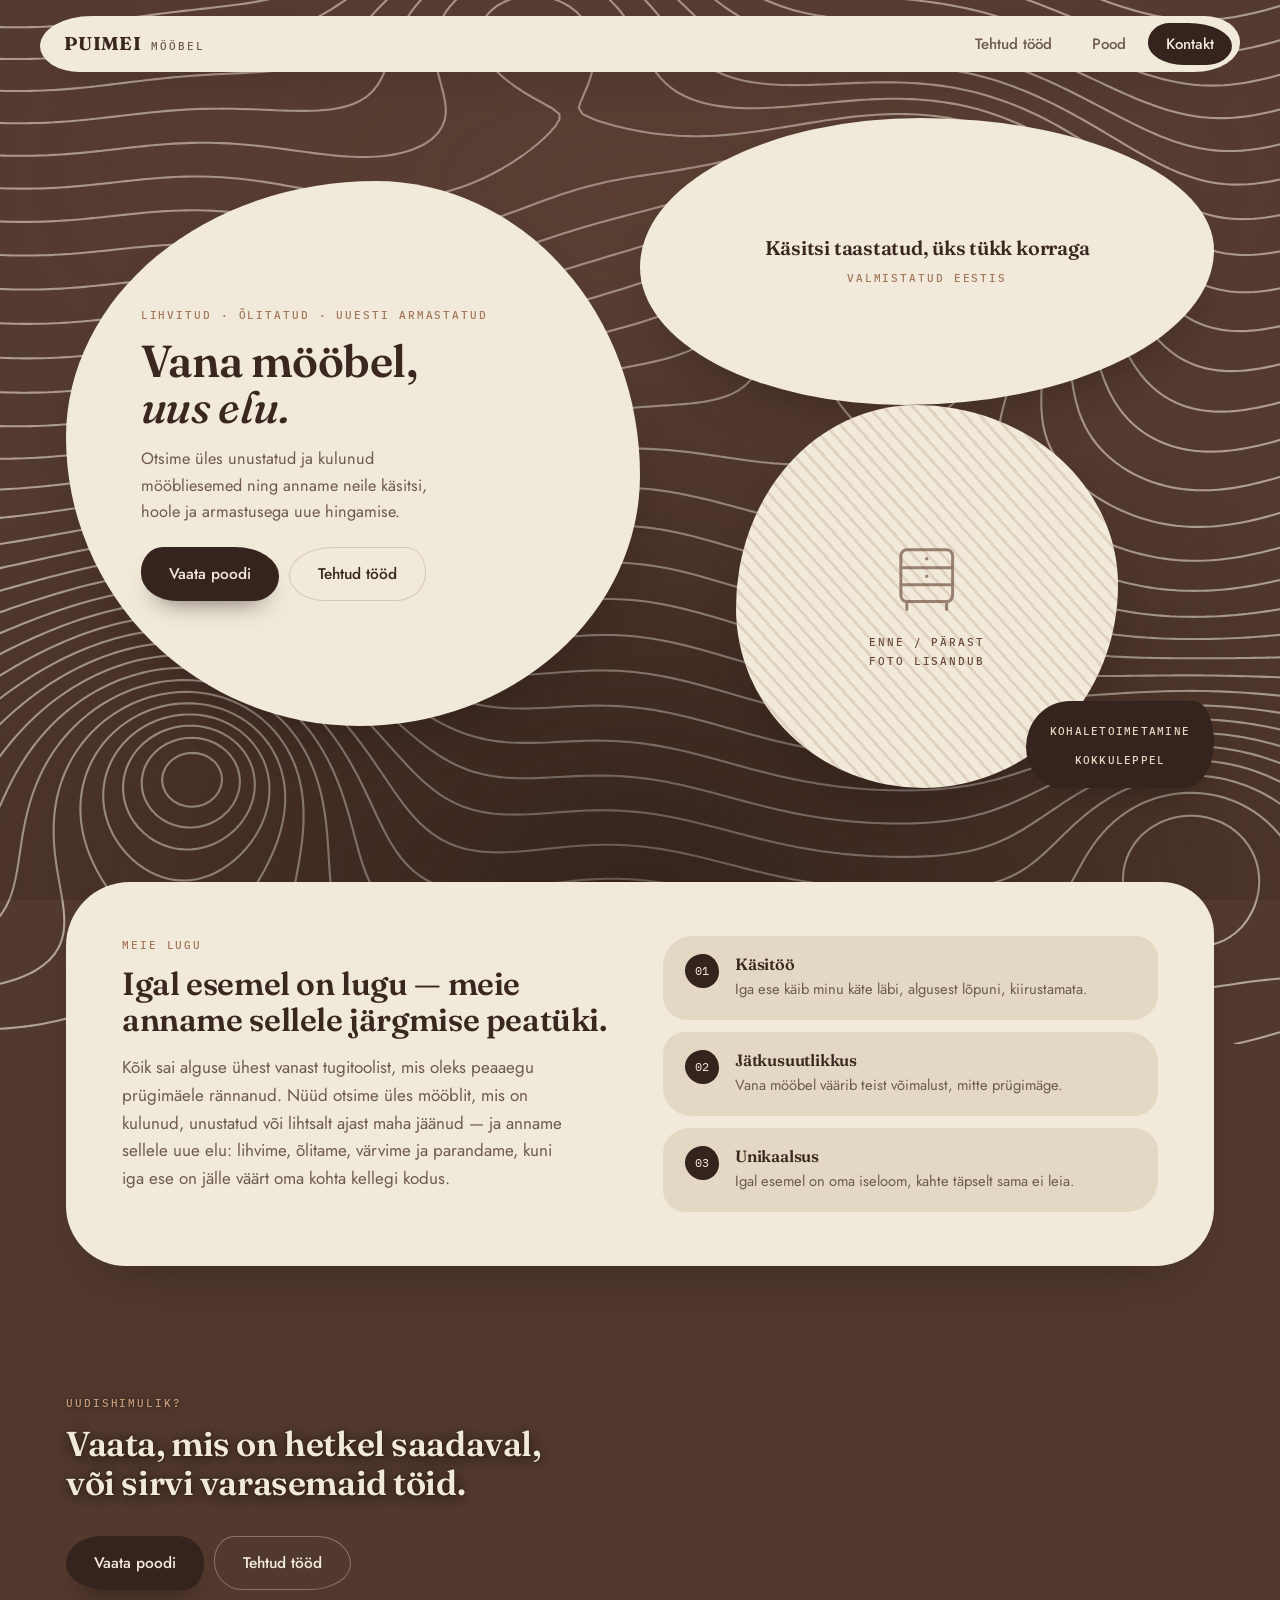
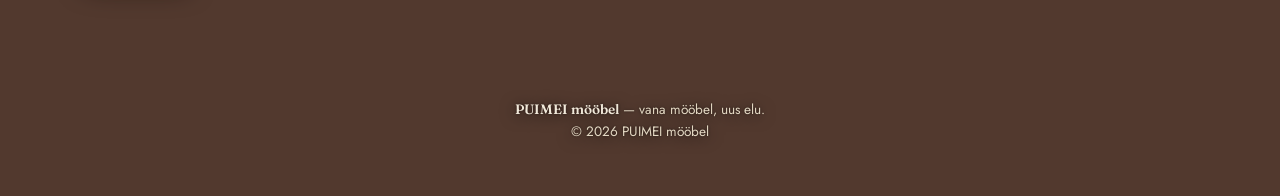
<file: index.html>
<!doctype html>
<html lang="et">
<head>
<meta charset="UTF-8">
<meta name="viewport" content="width=device-width, initial-scale=1.0">
<title>PUIMEI Mööbel</title>
<meta name="description" content="PUIMEI mööbel annab unustatud mööbliesemetele uue elu — käsitsi restaureeritud ja armastusega viimistletud.">
<link rel="preconnect" href="https://fonts.googleapis.com"><link rel="preconnect" href="https://fonts.gstatic.com" crossorigin><link href="https://fonts.googleapis.com/css2?family=Fraunces:ital,opsz,wght@0,9..144,400;0,9..144,600;0,9..144,700;1,9..144,400;1,9..144,600&family=IBM+Plex+Mono:wght@400;500&family=Jost:wght@300;400;500;600&display=swap" rel="stylesheet">
<link rel="stylesheet" href="styles.css">
<link rel="icon" href="data:image/svg+xml,<svg xmlns=%22http://www.w3.org/2000/svg%22 viewBox=%220 0 100 100%22><text y=%22.9em%22 font-size=%2290%22>🪑</text></svg>">
</head>
<body>
<canvas class="wood-bg" aria-hidden="true"></canvas>
<div class="wood-veil" aria-hidden="true"></div>
<div class="page">
<header class="site">
    <div class="nav-pill">
      <a class="wordmark" href="index.html"><b>PUIMEI</b><span class="mono">Mööbel</span></a>
      <nav class="links"><a href="tehtud-tood.html">Tehtud tööd</a><a href="pood.html">Pood</a><a href="kontakt.html" class="nav-cta">Kontakt</a></nav>
    </div>
  </header>
<main>

    <section class="hero">
      <div class="wrap">
        <div class="hero-stage">

          <div class="oval hero-oval reveal">
            <span class="mono">Lihvitud · Õlitatud · Uuesti armastatud</span>
            <h1>Vana mööbel,<br><em>uus elu.</em></h1>
            <p>Otsime üles unustatud ja kulunud mööbliesemed ning anname neile käsitsi,
            hoole ja armastusega uue hingamise.</p>
            <div class="hero-actions">
              <a class="btn blob-2" href="pood.html">Vaata poodi</a>
              <a class="btn btn-ghost blob-5" href="tehtud-tood.html">Tehtud tööd</a>
            </div>
          </div>

          <div class="oval bubble bubble-a reveal">
            <h2>Käsitsi taastatud, üks tükk korraga</h2>
            <span class="mono">Valmistatud Eestis</span>
          </div>

          <div class="oval media-oval reveal">
            <svg viewBox="0 0 100 100" fill="none" stroke="currentColor" stroke-width="3" stroke-linecap="round" stroke-linejoin="round" aria-hidden="true"><rect x="24" y="28" width="52" height="52" rx="6"/><line x1="24" y1="46" x2="76" y2="46"/><line x1="24" y1="63" x2="76" y2="63"/><circle cx="50" cy="37" r="1.7" fill="currentColor" stroke="none"/><circle cx="50" cy="54.5" r="1.7" fill="currentColor" stroke="none"/><line x1="30" y1="80" x2="30" y2="88"/><line x1="70" y1="80" x2="70" y2="88"/></svg>
            <span class="mono">Enne / pärast<br>foto lisandub</span>
          </div>

          <div class="pill-note reveal">
            <span class="mono">Kohaletoimetamine<br>kokkuleppel</span>
          </div>

        </div>
      </div>
    </section>

    <section>
      <div class="wrap">
        <div class="slab story-slab reveal">
          <div class="story-grid">
            <div>
              <span class="kicker mono">Meie lugu</span>
              <h2>Igal esemel on lugu — meie anname sellele järgmise peatüki.</h2>
              <p>Kõik sai alguse ühest vanast tugitoolist, mis oleks peaaegu prügimäele rännanud.
              Nüüd otsime üles mööblit, mis on kulunud, unustatud või lihtsalt ajast maha jäänud — ja
              anname sellele uue elu: lihvime, õlitame, värvime ja parandame, kuni iga ese on jälle
              väärt oma kohta kellegi kodus.</p>
            </div>
            <div class="pillars">
              <div class="pillar"><span class="badge">01</span><div><h3>Käsitöö</h3>
                <p>Iga ese käib minu käte läbi, algusest lõpuni, kiirustamata.</p></div></div>
              <div class="pillar"><span class="badge">02</span><div><h3>Jätkusuutlikkus</h3>
                <p>Vana mööbel väärib teist võimalust, mitte prügimäge.</p></div></div>
              <div class="pillar"><span class="badge">03</span><div><h3>Unikaalsus</h3>
                <p>Igal esemel on oma iseloom, kahte täpselt sama ei leia.</p></div></div>
            </div>
          </div>
        </div>
      </div>
    </section>

    <section>
      <div class="wrap">
        <div class="section-head reveal">
          <span class="kicker mono">Uudishimulik?</span>
          <h2>Vaata, mis on hetkel saadaval, või sirvi varasemaid töid.</h2>
        </div>
        <div class="hero-actions reveal">
          <a class="btn blob-3" href="pood.html">Vaata poodi</a>
          <a class="btn btn-ghost blob-6" style="color:var(--cream); border-color:rgba(241,233,218,.35);"
             href="tehtud-tood.html">Tehtud tööd</a>
        </div>
      </div>
    </section>

</main>
<footer>
    <b>PUIMEI mööbel</b> — vana mööbel, uus elu.<br>
    © 2026 PUIMEI mööbel
  </footer>
</div>
<script src="wood.js"></script>
</body>
</html>
</file>
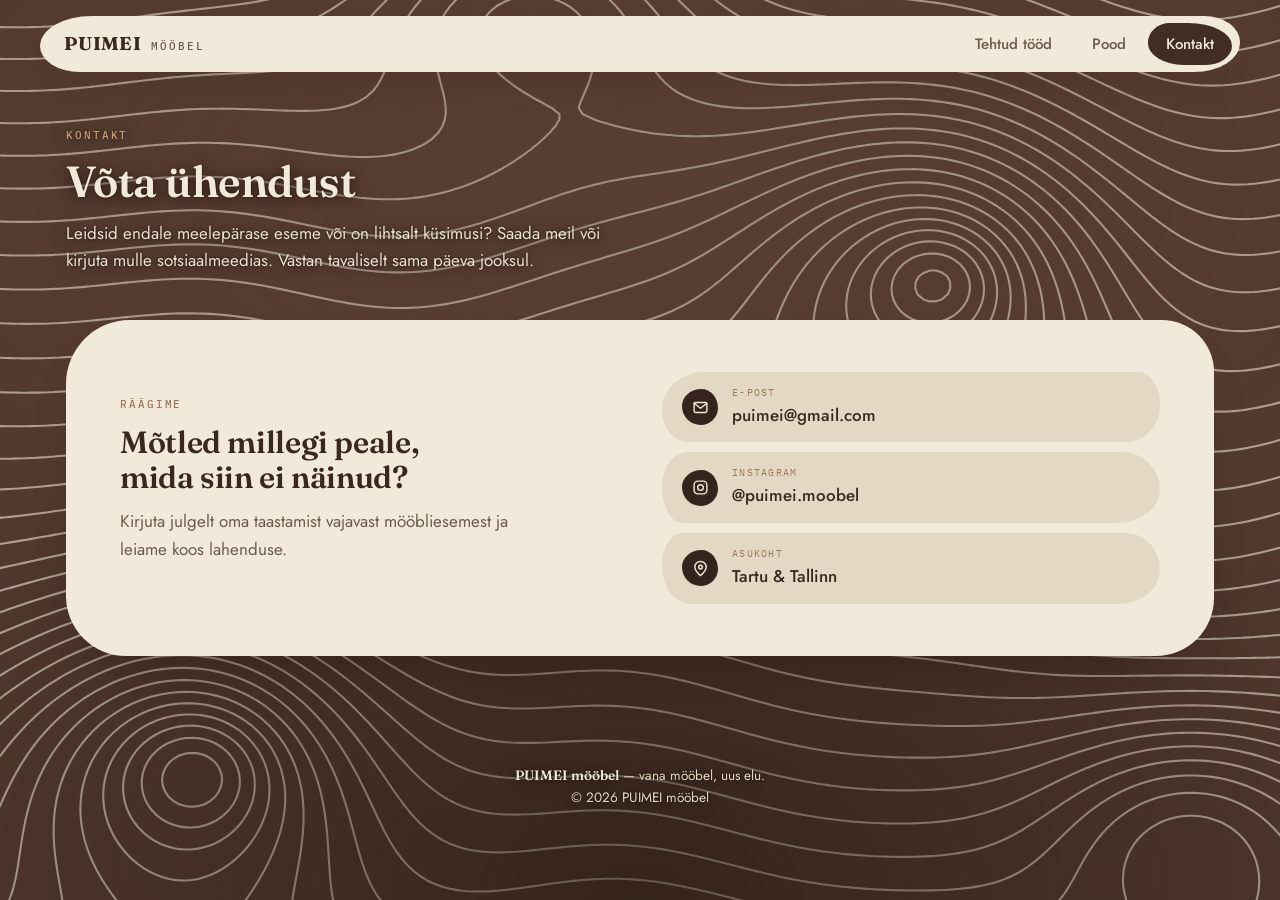
<file: kontakt.html>
<!doctype html>
<html lang="et">
<head>
<meta charset="UTF-8">
<meta name="viewport" content="width=device-width, initial-scale=1.0">
<title>Kontakt — PUIMEI Mööbel</title>
<meta name="description" content="Võta PUIMEI mööbliga ühendust e-posti või sotsiaalmeedia teel.">
<link rel="preconnect" href="https://fonts.googleapis.com"><link rel="preconnect" href="https://fonts.gstatic.com" crossorigin><link href="https://fonts.googleapis.com/css2?family=Fraunces:ital,opsz,wght@0,9..144,400;0,9..144,600;0,9..144,700;1,9..144,400;1,9..144,600&family=IBM+Plex+Mono:wght@400;500&family=Jost:wght@300;400;500;600&display=swap" rel="stylesheet">
<link rel="stylesheet" href="styles.css">
<link rel="icon" href="data:image/svg+xml,<svg xmlns=%22http://www.w3.org/2000/svg%22 viewBox=%220 0 100 100%22><text y=%22.9em%22 font-size=%2290%22>🪑</text></svg>">
</head>
<body>
<canvas class="wood-bg" aria-hidden="true"></canvas>
<div class="wood-veil" aria-hidden="true"></div>
<div class="page">
<header class="site">
    <div class="nav-pill">
      <a class="wordmark" href="index.html"><b>PUIMEI</b><span class="mono">Mööbel</span></a>
      <nav class="links"><a href="tehtud-tood.html">Tehtud tööd</a><a href="pood.html">Pood</a><a href="kontakt.html" class="nav-cta active">Kontakt</a></nav>
    </div>
  </header>
<main>

    <section class="page-head">
      <div class="wrap reveal">
        <span class="kicker mono">Kontakt</span>
        <h1>Võta ühendust</h1>
        <p>Leidsid endale meelepärase eseme või on lihtsalt küsimusi? Saada meil või kirjuta
        mulle sotsiaalmeedias. Vastan tavaliselt sama päeva jooksul.</p>
      </div>
    </section>
    <section style="padding-top:22px;">
      <div class="wrap">
        <div class="slab contact-slab reveal">
          <div>
            <span class="kicker mono">Räägime</span>
            <h2>Mõtled millegi peale, mida siin ei näinud?</h2>
            <p>Kirjuta julgelt oma taastamist vajavast mööbliesemest ja leiame koos lahenduse.</p>
          </div>
          <div class="contact-rows">
            <div class="contact-row"><span class="ico"><svg viewBox="0 0 24 24" fill="none" stroke="currentColor" stroke-width="2" stroke-linecap="round" stroke-linejoin="round"><path d="M3 6l9 7 9-7"/><rect x="3" y="5" width="18" height="14" rx="2"/></svg></span>
              <div><small>E-post</small><a href="mailto:info@puimeimoobel.ee">puimei@gmail.com</a></div></div>
            <div class="contact-row"><span class="ico"><svg viewBox="0 0 24 24" fill="none" stroke="currentColor" stroke-width="2" stroke-linecap="round" stroke-linejoin="round"><rect x="3" y="3" width="18" height="18" rx="5"/><circle cx="12" cy="12" r="4"/><circle cx="17.2" cy="6.8" r="0.7" fill="currentColor" stroke="none"/></svg></span>
              <div><small>Instagram</small><a href="#">@puimei.moobel</a></div></div>
            <div class="contact-row"><span class="ico"><svg viewBox="0 0 24 24" fill="none" stroke="currentColor" stroke-width="2" stroke-linecap="round" stroke-linejoin="round"><path d="M20 10c0 5.5-8 12-8 12s-8-6.5-8-12a8 8 0 0116 0z"/><circle cx="12" cy="10" r="2.6"/></svg></span>
              <div><small>Asukoht</small><span class="val">Tartu & Tallinn</span></div></div>
          </div>
        </div>
      </div>
    </section>

</main>
<footer>
    <b>PUIMEI mööbel</b> — vana mööbel, uus elu.<br>
    © 2026 PUIMEI mööbel
  </footer>
</div>
<script src="wood.js"></script>
</body>
</html>
</file>
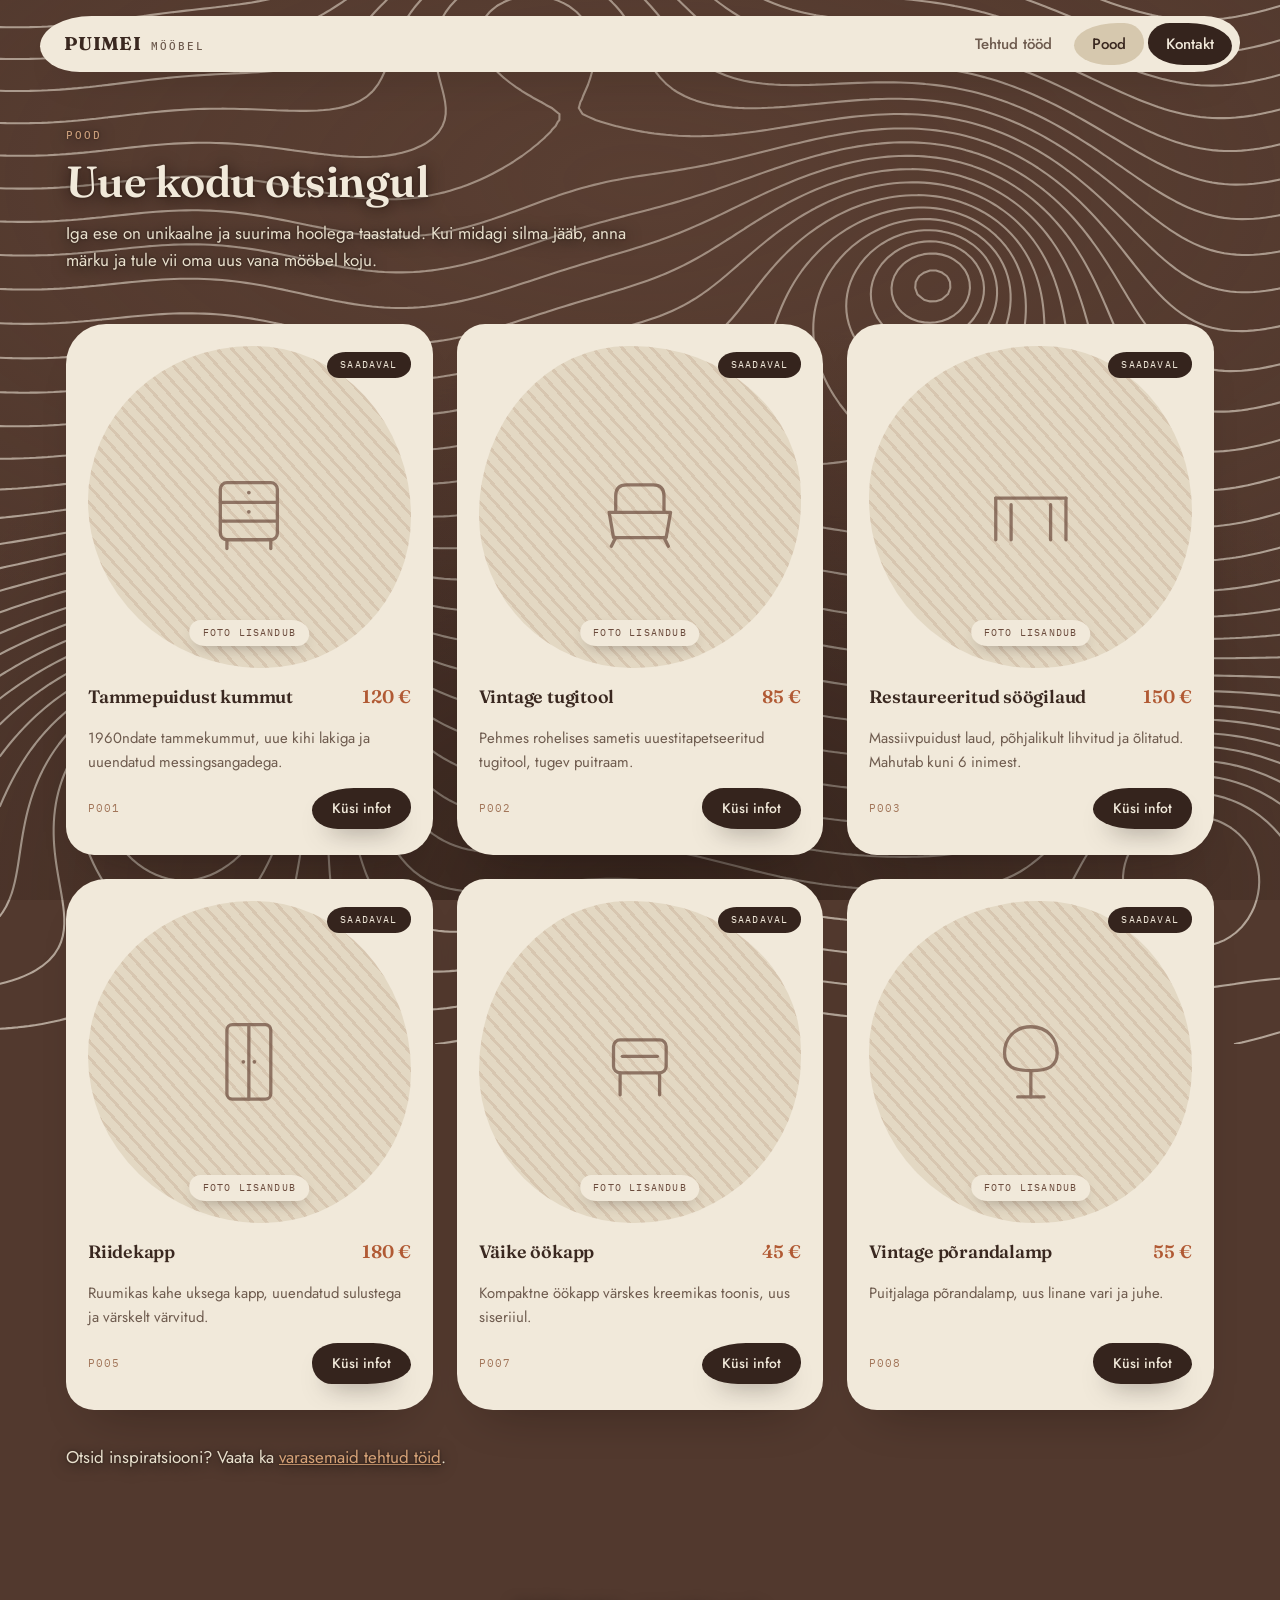
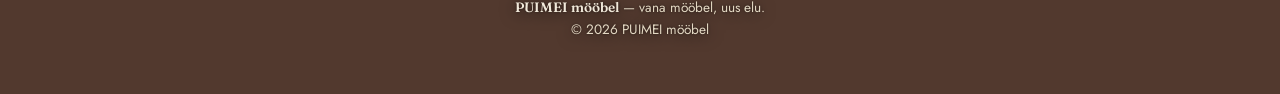
<file: pood.html>
<!doctype html>
<html lang="et">
<head>
<meta charset="UTF-8">
<meta name="viewport" content="width=device-width, initial-scale=1.0">
<title>Pood — PUIMEI Mööbel</title>
<meta name="description" content="PUIMEI mööbli poest leiad hetkel saadaolevad taastatud mööbliesemed.">
<link rel="preconnect" href="https://fonts.googleapis.com"><link rel="preconnect" href="https://fonts.gstatic.com" crossorigin><link href="https://fonts.googleapis.com/css2?family=Fraunces:ital,opsz,wght@0,9..144,400;0,9..144,600;0,9..144,700;1,9..144,400;1,9..144,600&family=IBM+Plex+Mono:wght@400;500&family=Jost:wght@300;400;500;600&display=swap" rel="stylesheet">
<link rel="stylesheet" href="styles.css">
<link rel="icon" href="data:image/svg+xml,<svg xmlns=%22http://www.w3.org/2000/svg%22 viewBox=%220 0 100 100%22><text y=%22.9em%22 font-size=%2290%22>🪑</text></svg>">
</head>
<body>
<canvas class="wood-bg" aria-hidden="true"></canvas>
<div class="wood-veil" aria-hidden="true"></div>
<div class="page">
<header class="site">
    <div class="nav-pill">
      <a class="wordmark" href="index.html"><b>PUIMEI</b><span class="mono">Mööbel</span></a>
      <nav class="links"><a href="tehtud-tood.html">Tehtud tööd</a><a href="pood.html" class="active">Pood</a><a href="kontakt.html" class="nav-cta">Kontakt</a></nav>
    </div>
  </header>
<main>

    <section class="page-head">
      <div class="wrap reveal">
        <span class="kicker mono">Pood</span>
        <h1>Uue kodu otsingul</h1>
        <p>Iga ese on unikaalne ja suurima hoolega taastatud. Kui midagi silma jääb,
        anna märku ja tule vii oma uus vana mööbel koju.</p>
      </div>
    </section>
    <section style="padding-top:26px;">
      <div class="wrap"><div class="grid-3">
          <article class="card reveal">
            <div class="card-media">
              <div class="media-round"><svg viewBox="0 0 100 100" fill="none" stroke="currentColor" stroke-width="3" stroke-linecap="round" stroke-linejoin="round" aria-hidden="true"><rect x="24" y="28" width="52" height="52" rx="6"/><line x1="24" y1="46" x2="76" y2="46"/><line x1="24" y1="63" x2="76" y2="63"/><circle cx="50" cy="37" r="1.7" fill="currentColor" stroke="none"/><circle cx="50" cy="54.5" r="1.7" fill="currentColor" stroke="none"/><line x1="30" y1="80" x2="30" y2="88"/><line x1="70" y1="80" x2="70" y2="88"/></svg></div>
              <span class="tag tag-status">Saadaval</span>
              <span class="tag tag-photo">Foto lisandub</span>
            </div>
            <div class="card-top"><h3>Tammepuidust kummut</h3><span class="price">120&nbsp;€</span></div>
            <p class="desc">1960ndate tammekummut, uue kihi lakiga ja uuendatud messingsangadega.</p>
            <div class="card-foot">
              <span class="item-id">P001</span>
              <a class="btn btn-sm blob-1" href="mailto:info@puimeimoobel.ee?subject=Huvi%3A%20Tammepuidust%20kummut%20(P001)">Küsi infot</a>
            </div>
          </article>
          <article class="card reveal">
            <div class="card-media">
              <div class="media-round"><svg viewBox="0 0 100 100" fill="none" stroke="currentColor" stroke-width="3" stroke-linecap="round" stroke-linejoin="round" aria-hidden="true"><path d="M28 55 L28 40 Q28 30 38 30 L62 30 Q72 30 72 40 L72 55"/><path d="M22 55 L78 55 L74 78 L26 78 Z"/><line x1="28" y1="78" x2="24" y2="86"/><line x1="72" y1="78" x2="76" y2="86"/></svg></div>
              <span class="tag tag-status">Saadaval</span>
              <span class="tag tag-photo">Foto lisandub</span>
            </div>
            <div class="card-top"><h3>Vintage tugitool</h3><span class="price">85&nbsp;€</span></div>
            <p class="desc">Pehmes rohelises sametis uuestitapetseeritud tugitool, tugev puitraam.</p>
            <div class="card-foot">
              <span class="item-id">P002</span>
              <a class="btn btn-sm blob-2" href="mailto:info@puimeimoobel.ee?subject=Huvi%3A%20Vintage%20tugitool%20(P002)">Küsi infot</a>
            </div>
          </article>
          <article class="card reveal">
            <div class="card-media">
              <div class="media-round"><svg viewBox="0 0 100 100" fill="none" stroke="currentColor" stroke-width="3" stroke-linecap="round" stroke-linejoin="round" aria-hidden="true"><line x1="18" y1="42" x2="82" y2="42"/><line x1="18" y1="42" x2="18" y2="80"/><line x1="82" y1="42" x2="82" y2="80"/><line x1="32" y1="48" x2="32" y2="80"/><line x1="68" y1="48" x2="68" y2="80"/></svg></div>
              <span class="tag tag-status">Saadaval</span>
              <span class="tag tag-photo">Foto lisandub</span>
            </div>
            <div class="card-top"><h3>Restaureeritud söögilaud</h3><span class="price">150&nbsp;€</span></div>
            <p class="desc">Massiivpuidust laud, põhjalikult lihvitud ja õlitatud. Mahutab kuni 6 inimest.</p>
            <div class="card-foot">
              <span class="item-id">P003</span>
              <a class="btn btn-sm blob-3" href="mailto:info@puimeimoobel.ee?subject=Huvi%3A%20Restaureeritud%20söögilaud%20(P003)">Küsi infot</a>
            </div>
          </article>
          <article class="card reveal">
            <div class="card-media">
              <div class="media-round"><svg viewBox="0 0 100 100" fill="none" stroke="currentColor" stroke-width="3" stroke-linecap="round" stroke-linejoin="round" aria-hidden="true"><rect x="30" y="16" width="40" height="68" rx="5"/><line x1="50" y1="16" x2="50" y2="84"/><circle cx="45" cy="50" r="1.7" fill="currentColor" stroke="none"/><circle cx="55" cy="50" r="1.7" fill="currentColor" stroke="none"/></svg></div>
              <span class="tag tag-status">Saadaval</span>
              <span class="tag tag-photo">Foto lisandub</span>
            </div>
            <div class="card-top"><h3>Riidekapp</h3><span class="price">180&nbsp;€</span></div>
            <p class="desc">Ruumikas kahe uksega kapp, uuendatud sulustega ja värskelt värvitud.</p>
            <div class="card-foot">
              <span class="item-id">P005</span>
              <a class="btn btn-sm blob-4" href="mailto:info@puimeimoobel.ee?subject=Huvi%3A%20Riidekapp%20(P005)">Küsi infot</a>
            </div>
          </article>
          <article class="card reveal">
            <div class="card-media">
              <div class="media-round"><svg viewBox="0 0 100 100" fill="none" stroke="currentColor" stroke-width="3" stroke-linecap="round" stroke-linejoin="round" aria-hidden="true"><rect x="26" y="30" width="48" height="30" rx="6"/><line x1="32" y1="60" x2="32" y2="80"/><line x1="68" y1="60" x2="68" y2="80"/><line x1="34" y1="45" x2="66" y2="45"/></svg></div>
              <span class="tag tag-status">Saadaval</span>
              <span class="tag tag-photo">Foto lisandub</span>
            </div>
            <div class="card-top"><h3>Väike öökapp</h3><span class="price">45&nbsp;€</span></div>
            <p class="desc">Kompaktne öökapp värskes kreemikas toonis, uus siseriiul.</p>
            <div class="card-foot">
              <span class="item-id">P007</span>
              <a class="btn btn-sm blob-5" href="mailto:info@puimeimoobel.ee?subject=Huvi%3A%20Väike%20öökapp%20(P007)">Küsi infot</a>
            </div>
          </article>
          <article class="card reveal">
            <div class="card-media">
              <div class="media-round"><svg viewBox="0 0 100 100" fill="none" stroke="currentColor" stroke-width="3" stroke-linecap="round" stroke-linejoin="round" aria-hidden="true"><path d="M50 18 C34 18 26 30 26 42 C26 54 34 58 50 58 C66 58 74 54 74 42 C74 30 66 18 50 18 Z"/><line x1="50" y1="58" x2="50" y2="82"/><line x1="38" y1="82" x2="62" y2="82"/></svg></div>
              <span class="tag tag-status">Saadaval</span>
              <span class="tag tag-photo">Foto lisandub</span>
            </div>
            <div class="card-top"><h3>Vintage põrandalamp</h3><span class="price">55&nbsp;€</span></div>
            <p class="desc">Puitjalaga põrandalamp, uus linane vari ja juhe.</p>
            <div class="card-foot">
              <span class="item-id">P008</span>
              <a class="btn btn-sm blob-6" href="mailto:info@puimeimoobel.ee?subject=Huvi%3A%20Vintage%20põrandalamp%20(P008)">Küsi infot</a>
            </div>
          </article>
        </div>
        <p class="on-wood" style="margin-top:34px; color:#E9E0CD;">Otsid inspiratsiooni? Vaata ka
        <a href="tehtud-tood.html" style="color:#D6A277;">varasemaid tehtud töid</a>.</p>
      </div>
    </section>

</main>
<footer>
    <b>PUIMEI mööbel</b> — vana mööbel, uus elu.<br>
    © 2026 PUIMEI mööbel
  </footer>
</div>
<script src="wood.js"></script>
</body>
</html>
</file>
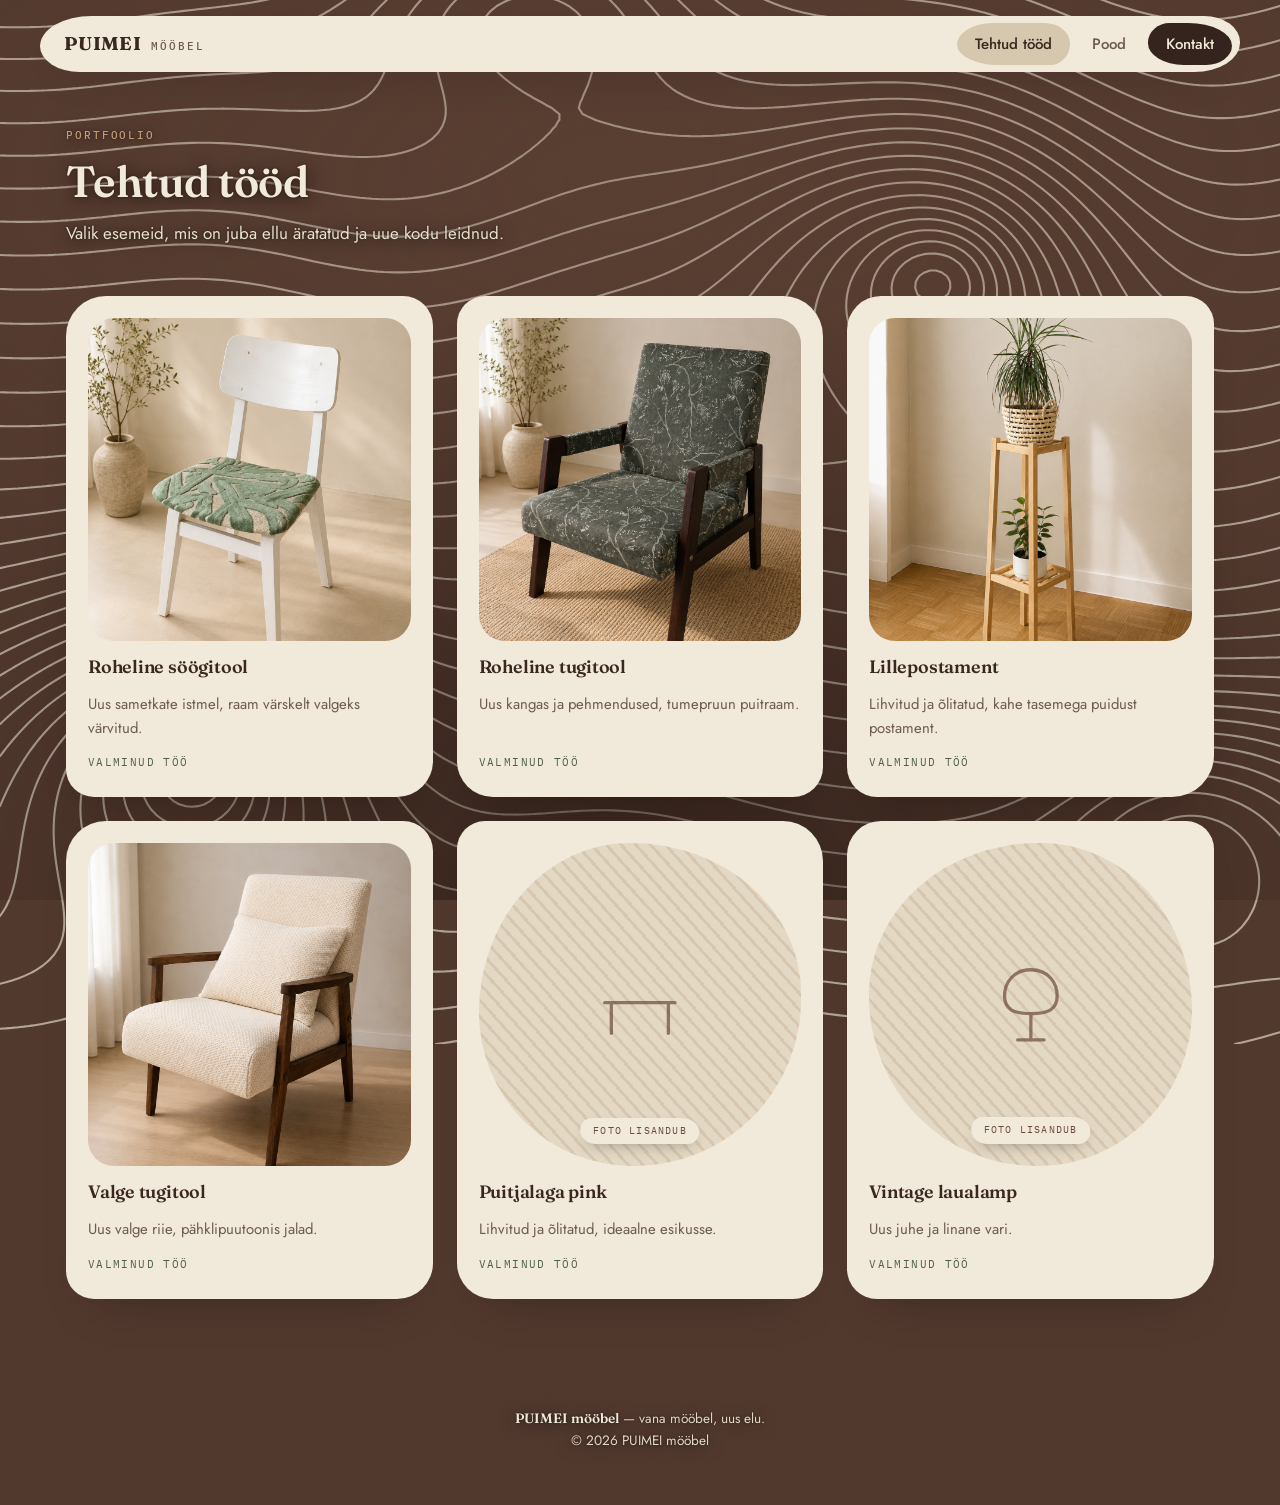
<file: tehtud-tood.html>
<!doctype html>
<html lang="et">
<head>
<meta charset="UTF-8">
<meta name="viewport" content="width=device-width, initial-scale=1.0">
<title>Tehtud tööd — PUIMEI Mööbel</title>
<meta name="description" content="Valik PUIMEI mööbli varasematest taastamistöödest.">
<link rel="preconnect" href="https://fonts.googleapis.com"><link rel="preconnect" href="https://fonts.gstatic.com" crossorigin><link href="https://fonts.googleapis.com/css2?family=Fraunces:ital,opsz,wght@0,9..144,400;0,9..144,600;0,9..144,700;1,9..144,400;1,9..144,600&family=IBM+Plex+Mono:wght@400;500&family=Jost:wght@300;400;500;600&display=swap" rel="stylesheet">
<link rel="stylesheet" href="styles.css">
<link rel="icon" href="data:image/svg+xml,<svg xmlns=%22http://www.w3.org/2000/svg%22 viewBox=%220 0 100 100%22><text y=%22.9em%22 font-size=%2290%22>🪑</text></svg>">
</head>
<body>
<canvas class="wood-bg" aria-hidden="true"></canvas>
<div class="wood-veil" aria-hidden="true"></div>
<div class="page">
<header class="site">
    <div class="nav-pill">
      <a class="wordmark" href="index.html"><b>PUIMEI</b><span class="mono">Mööbel</span></a>
      <nav class="links"><a href="tehtud-tood.html" class="active">Tehtud tööd</a><a href="pood.html">Pood</a><a href="kontakt.html" class="nav-cta">Kontakt</a></nav>
    </div>
  </header>
<main>

    <section class="page-head">
      <div class="wrap reveal">
        <span class="kicker mono">Portfoolio</span>
        <h1>Tehtud tööd</h1>
        <p>Valik esemeid, mis on juba ellu äratatud ja uue kodu leidnud.</p>
      </div>
    </section>
    <section style="padding-top:26px;">
      <div class="wrap"><div class="grid-3">
          <article class="card reveal">
            <div class="card-media"><button type="button" class="media-round media-photo gallery-open" data-images='["images/showcase/rohelineTool.PNG"]' aria-label="Suurenda: Roheline söögitool"><img src="images/showcase/rohelineTool.PNG" alt="Roheline söögitool"></button></div>
            <h3>Roheline söögitool</h3>
            <p class="desc">Uus sametkate istmel, raam värskelt valgeks värvitud.</p>
            <span class="work-note">Valminud töö</span>
          </article>
          <article class="card reveal">
            <div class="card-media"><button type="button" class="media-round media-photo gallery-open" data-images='["images/showcase/rohelineTugitool.PNG","images/showcase/rohelineTugitool1.jpg"]' aria-label="Suurenda: Roheline tugitool"><img src="images/showcase/rohelineTugitool.PNG" alt="Roheline tugitool"></button></div>
            <h3>Roheline tugitool</h3>
            <p class="desc">Uus kangas ja pehmendused, tumepruun puitraam.</p>
            <span class="work-note">Valminud töö</span>
          </article>
          <article class="card reveal">
            <div class="card-media"><button type="button" class="media-round media-photo gallery-open" data-images='["images/showcase/taimeAlus.PNG","images/showcase/taimeAlus1.jpg"]' aria-label="Suurenda: Lillepostament"><img src="images/showcase/taimeAlus.PNG" alt="Puidust taimealus"></button></div>
            <h3>Lillepostament</h3>
            <p class="desc">Lihvitud ja õlitatud, kahe tasemega puidust postament.</p>
            <span class="work-note">Valminud töö</span>
          </article>
          <article class="card reveal">
            <div class="card-media"><button type="button" class="media-round media-photo gallery-open" data-images='["images/showcase/valgeTugitool.PNG","images/showcase/valgeTugitool1.jpg"]' aria-label="Suurenda: Valge tugitool"><img src="images/showcase/valgeTugitool.PNG" alt="Valge tugitool"></button></div>
            <h3>Valge tugitool</h3>
            <p class="desc">Uus valge riie, pähklipuutoonis jalad.</p>
            <span class="work-note">Valminud töö</span>
          </article>
          <article class="card reveal">
            <div class="card-media"><div class="media-round"><svg viewBox="0 0 100 100" fill="none" stroke="currentColor" stroke-width="3" stroke-linecap="round" stroke-linejoin="round" aria-hidden="true"><line x1="18" y1="48" x2="82" y2="48"/><line x1="24" y1="48" x2="24" y2="76"/><line x1="76" y1="48" x2="76" y2="76"/></svg></div>
              <span class="tag tag-photo">Foto lisandub</span></div>
            <h3>Puitjalaga pink</h3>
            <p class="desc">Lihvitud ja õlitatud, ideaalne esikusse.</p>
            <span class="work-note">Valminud töö</span>
          </article>
          <article class="card reveal">
            <div class="card-media"><div class="media-round"><svg viewBox="0 0 100 100" fill="none" stroke="currentColor" stroke-width="3" stroke-linecap="round" stroke-linejoin="round" aria-hidden="true"><path d="M50 18 C34 18 26 30 26 42 C26 54 34 58 50 58 C66 58 74 54 74 42 C74 30 66 18 50 18 Z"/><line x1="50" y1="58" x2="50" y2="82"/><line x1="38" y1="82" x2="62" y2="82"/></svg></div>
              <span class="tag tag-photo">Foto lisandub</span></div>
            <h3>Vintage laualamp</h3>
            <p class="desc">Uus juhe ja linane vari.</p>
            <span class="work-note">Valminud töö</span>
          </article>
        </div>
      </div>
    </section>

</main>
<footer>
    <b>PUIMEI mööbel</b> — vana mööbel, uus elu.<br>
    © 2026 PUIMEI mööbel
  </footer>
</div>
<script src="wood.js"></script>
<script src="lightbox.js"></script>
</body>
</html>
</file>
<file: styles.css>
/* PUIMEI mööbel — wood-grain design system */

:root {
  --wood-900: #35241D;
  --wood-800: #422D24;
  --wood-700: #52392E;
  --wood-600: #6B4B3C;
  --wood-400: #A2765A;
  --cream: #F1E9DA;
  --cream-dim: #E3D8C3;
  --cream-deep: #D6C8AE;
  --ink: #3A2820;
  --ink-soft: #6E5B4E;
  --moss: #4E6047;
  --ember: #B15A34;
  --shadow: rgba(20, 12, 8, 0.45);

  --r-card: 34px;
  --r-panel: 56px;

  /* Hand-shaped pills: vertical radii stay at 50% so the ends always read as
     round, horizontal radii vary per corner so no two blobs are identical. */
  --blob-1: 42px 22px 34px 26px / 54% 46% 52% 46%;
  --blob-2: 22px 44px 26px 36px / 46% 54% 46% 52%;
  --blob-3: 36px 26px 20px 42px / 52% 48% 50% 48%;
  --blob-4: 26px 38px 44px 20px / 47% 53% 47% 52%;
  --blob-5: 44px 20px 30px 36px / 53% 47% 52% 47%;
  --blob-6: 20px 34px 42px 28px / 46% 52% 48% 54%;

  color-scheme: dark;
}

* { box-sizing: border-box; }
html { scroll-behavior: smooth; }

@media (prefers-reduced-motion: reduce) {
  html { scroll-behavior: auto; }
  *, *::before, *::after {
    animation-duration: 0.01ms !important;
    animation-iteration-count: 1 !important;
    transition-duration: 0.01ms !important;
  }
}

body {
  margin: 0;
  min-height: 100%;
  background: var(--wood-700);
  color: var(--cream);
  font-family: "Jost", system-ui, -apple-system, sans-serif;
  font-size: 17px;
  line-height: 1.62;
  -webkit-font-smoothing: antialiased;
}

/* ---------- wood background ---------- */
.wood-bg {
  position: fixed;
  top: -8vh;
  left: 0;
  width: 100%;
  height: 124vh;
  z-index: 0;
  pointer-events: none;
  will-change: transform;
}
.wood-veil {
  position: fixed;
  inset: 0;
  z-index: 0;
  pointer-events: none;
  background:
    radial-gradient(120% 80% at 50% 20%, rgba(107, 75, 60, 0.30), transparent 70%),
    radial-gradient(100% 100% at 50% 100%, rgba(30, 19, 14, 0.55), transparent 65%);
}
.page { position: relative; z-index: 1; }

h1, h2, h3 {
  font-family: "Fraunces", Georgia, "Times New Roman", serif;
  margin: 0;
  text-wrap: balance;
  font-weight: 600;
  line-height: 1.13;
  letter-spacing: -0.012em;
}
h3 { line-height: 1.3; }
a { color: inherit; }
img, canvas, svg { display: block; max-width: 100%; }

.wrap { max-width: 1200px; margin: 0 auto; padding: 0 26px; }

.mono {
  font-family: "IBM Plex Mono", ui-monospace, "SFMono-Regular", monospace;
  font-size: 0.7rem;
  letter-spacing: 0.17em;
  text-transform: uppercase;
  font-weight: 500;
}

/* ---------- nav ---------- */
header.site {
  position: sticky;
  top: 0;
  z-index: 40;
  padding: 16px 20px 0;
  display: flex;
  justify-content: center;
}
.nav-pill {
  width: 100%;
  max-width: 1200px;
  background: var(--cream);
  color: var(--ink);
  border-radius: 52px 36px 46px 40px / 54% 46% 52% 46%;
  padding: 7px 8px 7px 24px;
  display: flex;
  align-items: center;
  justify-content: space-between;
  gap: 16px;
  box-shadow: 0 18px 40px -24px var(--shadow);
}
.wordmark {
  display: flex;
  align-items: baseline;
  gap: 10px;
  text-decoration: none;
  color: var(--ink);
  white-space: nowrap;
}
.wordmark b {
  font-family: "Fraunces", Georgia, serif;
  font-weight: 700;
  font-size: 1.16rem;
  letter-spacing: 0.02em;
}
.wordmark .mono { color: var(--ink-soft); }
nav.links { display: flex; align-items: center; gap: 4px; }
nav.links a {
  text-decoration: none;
  color: var(--ink-soft);
  font-weight: 500;
  font-size: 0.94rem;
  padding: 9px 18px;
  border-radius: var(--blob-3);
  transition: background 0.2s, color 0.2s, border-radius 0.45s cubic-bezier(.4, 0, .2, 1);
}
nav.links a:nth-child(2) { border-radius: var(--blob-5); }
nav.links a.nav-cta { border-radius: var(--blob-2); }
nav.links a:hover { border-radius: var(--blob-6); }
nav.links a:hover, nav.links a:focus-visible { background: var(--cream-deep); color: var(--ink); outline: none; }
nav.links a.active { background: var(--cream-deep); color: var(--ink); }
nav.links a.nav-cta { background: var(--wood-900); color: var(--cream); }
nav.links a.nav-cta:hover, nav.links a.nav-cta.active { background: var(--wood-800); color: var(--cream); }

/* ---------- buttons ---------- */
.btn {
  display: inline-flex;
  align-items: center;
  justify-content: center;
  gap: 9px;
  font-family: "Jost", system-ui, sans-serif;
  font-weight: 500;
  font-size: 0.97rem;
  padding: 13px 28px;
  border: none;
  border-radius: var(--blob-1);
  cursor: pointer;
  text-decoration: none;
  background: var(--wood-900);
  color: var(--cream);
  box-shadow: 0 14px 26px -16px rgba(20, 12, 8, 0.7);
  transition: transform 0.2s ease, box-shadow 0.2s ease, background 0.2s ease,
              border-radius 0.45s cubic-bezier(.4, 0, .2, 1);
}
.btn:hover { transform: translateY(-2px); background: var(--wood-800); }

/* per-button blob variants — each control gets its own silhouette,
   and settles into a different one on hover */
.blob-1 { border-radius: var(--blob-1); } .blob-1:hover { border-radius: var(--blob-4); }
.blob-2 { border-radius: var(--blob-2); } .blob-2:hover { border-radius: var(--blob-5); }
.blob-3 { border-radius: var(--blob-3); } .blob-3:hover { border-radius: var(--blob-6); }
.blob-4 { border-radius: var(--blob-4); } .blob-4:hover { border-radius: var(--blob-1); }
.blob-5 { border-radius: var(--blob-5); } .blob-5:hover { border-radius: var(--blob-2); }
.blob-6 { border-radius: var(--blob-6); } .blob-6:hover { border-radius: var(--blob-3); }
@media (prefers-reduced-motion: reduce) {
  .blob-1:hover { border-radius: var(--blob-1); }
  .blob-2:hover { border-radius: var(--blob-2); }
  .blob-3:hover { border-radius: var(--blob-3); }
  .blob-4:hover { border-radius: var(--blob-4); }
  .blob-5:hover { border-radius: var(--blob-5); }
  .blob-6:hover { border-radius: var(--blob-6); }
}
.btn:focus-visible { outline: 3px solid var(--ember); outline-offset: 3px; }
.btn-ghost {
  background: transparent;
  color: var(--ink);
  border: 1.5px solid var(--cream-deep);
  box-shadow: none;
}
.btn-ghost:hover { background: var(--cream-dim); border-color: var(--wood-400); }
.btn-sm { padding: 9px 20px; font-size: 0.87rem; }

/* ---------- cream surfaces ---------- */
.oval, .slab {
  background: var(--cream);
  color: var(--ink);
  box-shadow: 0 30px 60px -34px var(--shadow);
}
.oval { border-radius: 52% 48% 47% 53% / 49% 53% 47% 51%; }
.slab { border-radius: 64px 52px 58px 60px; }

/* ---------- hero ---------- */
.hero { padding: 46px 0 30px; }
.hero-stage {
  display: grid;
  grid-template-columns: repeat(12, 1fr);
  align-items: center;
  row-gap: 0;
}
.hero-oval {
  grid-column: 1 / 7;
  grid-row: 1 / 3;
  aspect-ratio: 1 / 0.95;
  border-radius: 54% 46% 49% 51% / 47% 54% 46% 53%;
  display: flex;
  flex-direction: column;
  justify-content: center;
  padding: 8% 13%;
}
.hero-oval .mono { color: var(--wood-400); margin-bottom: 14px; }
.hero-oval h1 {
  font-size: clamp(2rem, 3.5vw, 3.15rem);
  line-height: 1.03;
}
.hero-oval h1 em { font-style: italic; font-weight: 500; }
.hero-oval p {
  margin: 16px 0 22px;
  color: var(--ink-soft);
  font-size: 1.02rem;
  max-width: 30ch;
}
.hero-actions { display: flex; flex-wrap: wrap; gap: 10px; }

.bubble {
  display: flex;
  flex-direction: column;
  justify-content: center;
  align-items: center;
  text-align: center;
  padding: 9% 13%;
}
.bubble-a {
  grid-column: 7 / 13;
  grid-row: 1 / 2;
  aspect-ratio: 1 / 0.5;
  border-radius: 49% 51% 54% 46% / 52% 46% 54% 48%;
}
.bubble-a h2 {
  font-size: clamp(1.05rem, 1.55vw, 1.42rem);
  line-height: 1.18;
}
.bubble-a .mono { color: var(--wood-400); margin-top: 9px; }

.media-oval {
  grid-column: 8 / 12;
  grid-row: 2 / 3;
  aspect-ratio: 1 / 1;
  border-radius: 47% 53% 51% 49% / 53% 47% 53% 47%;
  position: relative;
  overflow: hidden;
  display: flex;
  flex-direction: column;
  align-items: center;
  justify-content: center;
  gap: 12px;
  background:
    repeating-linear-gradient(48deg, rgba(162, 118, 90, 0.20) 0 3px, transparent 3px 11px),
    var(--cream);
}
.media-oval svg { width: 26%; height: auto; color: var(--wood-600); opacity: 0.65; }
.media-oval .mono { color: var(--wood-600); text-align: center; line-height: 1.7; }

.pill-note {
  grid-column: 11 / 13;
  grid-row: 2 / 3;
  align-self: end;
  justify-self: end;
  z-index: 2;
  background: var(--wood-900);
  color: var(--cream);
  border-radius: var(--blob-5);
  padding: 14px 24px;
  text-align: center;
  line-height: 1.75;
  box-shadow: 0 18px 34px -20px var(--shadow);
}
.pill-note .mono { color: var(--cream-dim); letter-spacing: 0.11em; }

/* ---------- generic sections ---------- */
section { padding: 64px 0; }
.section-head { max-width: 60ch; margin-bottom: 34px; }
.section-head h2 { font-size: clamp(1.7rem, 2.7vw, 2.35rem); }
.section-head p { color: #E9E0CD; margin-top: 12px; }
.kicker { color: #C79B78; display: block; margin-bottom: 12px; }
.slab .kicker, .oval .kicker { color: var(--wood-400); }

/* ---------- story ---------- */
.story-slab { padding: 54px 56px; }
.story-grid {
  display: grid;
  grid-template-columns: 1fr 1fr;
  gap: 46px;
  align-items: start;
}
.story-grid h2 { font-size: clamp(1.6rem, 2.5vw, 2.15rem); }
.story-grid .kicker { color: var(--wood-400); }
.story-grid > div > p { color: var(--ink-soft); margin: 16px 0 0; max-width: 44ch; }
.pillars { display: grid; gap: 12px; }
.pillar {
  display: flex;
  gap: 16px;
  align-items: flex-start;
  background: var(--cream-dim);
  border-radius: 30px 22px 26px 24px;
  padding: 18px 22px;
}
.pillar:nth-child(2) { border-radius: 22px 30px 24px 28px; }
.pillar:nth-child(3) { border-radius: 26px 24px 32px 22px; }
.pillar .badge {
  flex: 0 0 auto;
  width: 34px;
  height: 34px;
  border-radius: 53% 47% 46% 54% / 48% 52% 48% 52%;
  background: var(--wood-900);
  color: var(--cream);
  display: flex;
  align-items: center;
  justify-content: center;
  font-family: "IBM Plex Mono", monospace;
  font-size: 0.76rem;
}
.pillar h3 { font-size: 1.02rem; margin-bottom: 3px; }
.pillar p { margin: 0; font-size: 0.92rem; color: var(--ink-soft); }

/* ---------- text sitting directly on the wood ---------- */
.page-head, .section-head, .on-wood, footer {
  text-shadow: 0 2px 16px rgba(26, 15, 10, 0.8), 0 0 3px rgba(26, 15, 10, 0.5);
}

/* ---------- page headers ---------- */
.page-head { padding: 54px 0 6px; }
.page-head h1 { font-size: clamp(2rem, 3.4vw, 2.9rem); }
.page-head p { color: #E9E0CD; margin-top: 14px; max-width: 58ch; }

/* ---------- cards ---------- */
.grid-3 {
  display: grid;
  grid-template-columns: repeat(3, 1fr);
  gap: 24px;
}
.card {
  background: var(--cream);
  color: var(--ink);
  border-radius: 40px 30px 36px 28px;
  padding: 22px 22px 26px;
  display: flex;
  flex-direction: column;
  gap: 14px;
  box-shadow: 0 26px 50px -32px var(--shadow);
  transition: transform 0.25s ease, box-shadow 0.25s ease;
}
.card:hover { transform: translateY(-6px); box-shadow: 0 34px 60px -30px var(--shadow); }
/* no two cards or photo wells share a silhouette */
.grid-3 .card:nth-child(3n+2) { border-radius: 28px 40px 30px 36px; }
.grid-3 .card:nth-child(3n+3) { border-radius: 34px 28px 42px 30px; }
.grid-3 .card:nth-child(3n+2) .media-round { border-radius: 47% 53% 52% 48% / 53% 47% 52% 48%; }
.grid-3 .card:nth-child(3n+3) .media-round { border-radius: 53% 47% 48% 52% / 47% 52% 49% 53%; }
.media-round.media-photo,
.grid-3 .card:nth-child(3n+2) .media-round.media-photo,
.grid-3 .card:nth-child(3n+3) .media-round.media-photo { border-radius: 26px; }
.card-media { position: relative; }
.media-round {
  aspect-ratio: 1 / 1;
  border-radius: 51% 49% 46% 54% / 48% 53% 47% 52%;
  overflow: hidden;
  display: flex;
  align-items: center;
  justify-content: center;
  background:
    repeating-linear-gradient(48deg, rgba(162, 118, 90, 0.18) 0 3px, transparent 3px 11px),
    var(--cream-dim);
}
.media-round svg { width: 34%; height: auto; color: var(--wood-600); opacity: 0.7; }
.media-round img { width: 100%; height: 100%; object-fit: cover; }
.tag {
  position: absolute;
  border-radius: 19px 11px 16px 12px / 54% 46% 52% 46%;
  padding: 5px 13px;
  font-family: "IBM Plex Mono", monospace;
  font-size: 0.62rem;
  letter-spacing: 0.12em;
  text-transform: uppercase;
}
.tag-status { top: 2%; right: 0; background: var(--wood-900); color: var(--cream); }
.tag-sold { background: var(--wood-600); }
.tag-photo {
  bottom: 7%; left: 50%; transform: translateX(-50%);
  background: var(--cream); color: var(--wood-600); white-space: nowrap;
  border-radius: 11px 18px 12px 16px / 46% 54% 46% 52%;
  box-shadow: 0 6px 16px -8px var(--shadow);
}
.card-top { display: flex; justify-content: space-between; align-items: baseline; gap: 12px; }
.card h3 { font-size: 1.12rem; }
.price {
  font-family: "Fraunces", Georgia, serif;
  font-weight: 600;
  font-size: 1.14rem;
  color: var(--ember);
  white-space: nowrap;
}
.card .desc { margin: 0; font-size: 0.93rem; color: var(--ink-soft); flex: 1; }
.card-foot { display: flex; justify-content: space-between; align-items: center; gap: 12px; }
.item-id { font-family: "IBM Plex Mono", monospace; font-size: 0.68rem; letter-spacing: 0.09em; color: var(--wood-400); }
.work-note { font-family: "IBM Plex Mono", monospace; font-size: 0.66rem; letter-spacing: 0.13em; text-transform: uppercase; color: var(--moss); }

/* ---------- contact ---------- */
.contact-slab { padding: 52px 54px; display: grid; grid-template-columns: 1fr 1fr; gap: 44px; align-items: center; }
.contact-slab h2 { font-size: clamp(1.55rem, 2.4vw, 2.05rem); }
.contact-slab > div > p { color: var(--ink-soft); margin-top: 14px; max-width: 40ch; }
.contact-rows { display: flex; flex-direction: column; gap: 10px; }
.contact-row {
  display: flex;
  align-items: center;
  gap: 14px;
  background: var(--cream-dim);
  border-radius: var(--blob-1);
  padding: 13px 20px;
}
.contact-row:nth-child(2) { border-radius: var(--blob-4); }
.contact-row:nth-child(3) { border-radius: var(--blob-6); }
.contact-row .ico {
  flex: 0 0 auto;
  width: 36px; height: 36px;
  border-radius: 54% 46% 48% 52% / 47% 53% 47% 53%;
  background: var(--wood-900);
  display: flex; align-items: center; justify-content: center;
}
.contact-row .ico svg { width: 17px; height: 17px; color: var(--cream); }
.contact-row small { display: block; color: var(--wood-400); font-family: "IBM Plex Mono", monospace; font-size: 0.62rem; letter-spacing: 0.13em; text-transform: uppercase; margin-bottom: 1px; }
.contact-row a, .contact-row span.val { text-decoration: none; color: var(--ink); font-weight: 500; }
.contact-row a:hover { color: var(--ember); }

/* ---------- footer ---------- */
footer {
  text-align: center;
  padding: 44px 20px 54px;
  color: var(--cream-dim);
  font-size: 0.85rem;
}
footer b { font-family: "Fraunces", Georgia, serif; color: var(--cream); font-weight: 600; }

/* ---------- reveal ---------- */
.reveal { opacity: 0; transform: translateY(18px); transition: opacity 0.7s ease, transform 0.7s ease; }
.reveal.in-view { opacity: 1; transform: none; }
@media (prefers-reduced-motion: reduce) { .reveal { opacity: 1; transform: none; } }

/* ---------- responsive ---------- */
@media (max-width: 1000px) {
  .hero-stage { display: flex; flex-direction: column; gap: 22px; }
  .hero-oval, .bubble-a, .media-oval { width: 100%; aspect-ratio: auto; border-radius: var(--r-panel); }
  .pill-note { align-self: center; justify-self: auto; }
  .hero-oval { padding: 40px 34px; }
  .hero-oval p { max-width: none; }
  .bubble, .media-oval { padding: 30px 28px; }
  .media-oval { aspect-ratio: 16 / 9; }
  .media-oval svg { width: 90px; }
  .grid-3 { grid-template-columns: repeat(2, 1fr); }
  .story-grid, .contact-slab { grid-template-columns: 1fr; gap: 30px; }
  .story-slab, .contact-slab { padding: 40px 30px; }
  nav.links a:not(.nav-cta) { display: none; }
}
@media (max-width: 620px) {
  body { font-size: 16px; }
  .wrap { padding: 0 16px; }
  .grid-3 { grid-template-columns: 1fr; }
  section { padding: 44px 0; }
  .hero { padding: 30px 0 10px; }
  .hero-oval { padding: 34px 26px; }
  .story-slab, .contact-slab { padding: 32px 22px; border-radius: 36px; }
  .nav-pill { padding-left: 18px; }
}

/* ---------- gallery lightbox ---------- */
.media-photo {
  cursor: zoom-in;
  border: none;
  padding: 0;
  display: block;
  width: 100%;
  background: none;
  text-align: left;
  font: inherit;
}
.media-photo:focus-visible { outline: 3px solid var(--ember); outline-offset: 3px; }
body.lightbox-open { overflow: hidden; }
.lightbox { position: fixed; inset: 0; z-index: 200; }
.lightbox[hidden] { display: none; }
.lightbox-backdrop { position: absolute; inset: 0; background: rgba(20, 12, 8, 0.82); backdrop-filter: blur(3px); }
.lightbox-body {
  position: relative;
  z-index: 1;
  height: 100%;
  display: flex;
  flex-direction: column;
  align-items: center;
  justify-content: center;
  gap: 14px;
  padding: 66px 80px 40px;
}
.lightbox-figure { margin: 0; max-width: min(1200px, 100%); max-height: 80vh; display: flex; flex-direction: column; gap: 10px; align-items: center; }
.lightbox-stage { position: relative; display: inline-flex; max-width: 100%; }
.lightbox-img {
  display: block;
  max-width: 100%;
  max-height: 74vh;
  border-radius: 6px;
  box-shadow: 0 40px 80px -30px var(--shadow);
  background: var(--cream-dim);
}
.lightbox-caption { display: flex; justify-content: center; color: var(--cream); text-align: center; }
.lightbox-counter { font-family: "IBM Plex Mono", monospace; font-size: 0.75rem; letter-spacing: 0.08em; color: var(--cream-deep); }
.lightbox-close, .lightbox-nav {
  position: absolute;
  border: none;
  border-radius: 50%;
  background: rgba(20, 12, 8, 0.45);
  color: var(--cream);
  cursor: pointer;
  display: flex;
  align-items: center;
  justify-content: center;
  backdrop-filter: blur(6px);
  transition: background 0.2s ease, color 0.2s ease;
}
.lightbox-close svg, .lightbox-nav svg { width: 44%; height: 44%; }
.lightbox-close {
  top: -50px; right: 0;
  width: 36px; height: 36px;
}
.lightbox-nav {
  top: 50%; transform: translateY(-50%);
  width: 40px; height: 40px;
}
.lightbox-nav[hidden] { display: none; }
.lightbox-prev { left: -54px; }
.lightbox-next { right: -54px; }
.lightbox-next svg { transform: scaleX(-1); }
.lightbox-close:hover, .lightbox-nav:hover { background: rgba(20, 12, 8, 0.75); }
.lightbox-close:focus-visible, .lightbox-nav:focus-visible { outline: 2px solid var(--cream); outline-offset: 2px; }
.lightbox-thumbs { display: flex; gap: 10px; flex-wrap: wrap; justify-content: center; max-width: min(880px, 100%); }
.lightbox-thumbs[hidden] { display: none; }
.lightbox-thumb {
  width: 56px; height: 56px;
  border-radius: 14px;
  overflow: hidden;
  border: 2px solid transparent;
  padding: 0;
  cursor: pointer;
  opacity: 0.6;
  transition: opacity 0.2s ease, border-color 0.2s ease;
}
.lightbox-thumb img { width: 100%; height: 100%; object-fit: cover; display: block; }
.lightbox-thumb:hover { opacity: 0.85; }
.lightbox-thumb.active { opacity: 1; border-color: var(--ember); }
@media (max-width: 620px) {
  .lightbox-body { padding: 22px 14px; }
  .lightbox-nav { width: 34px; height: 34px; }
  .lightbox-prev { left: 8px; }
  .lightbox-next { right: 8px; }
  .lightbox-close { top: 8px; right: 8px; width: 32px; height: 32px; }
}
</file>
